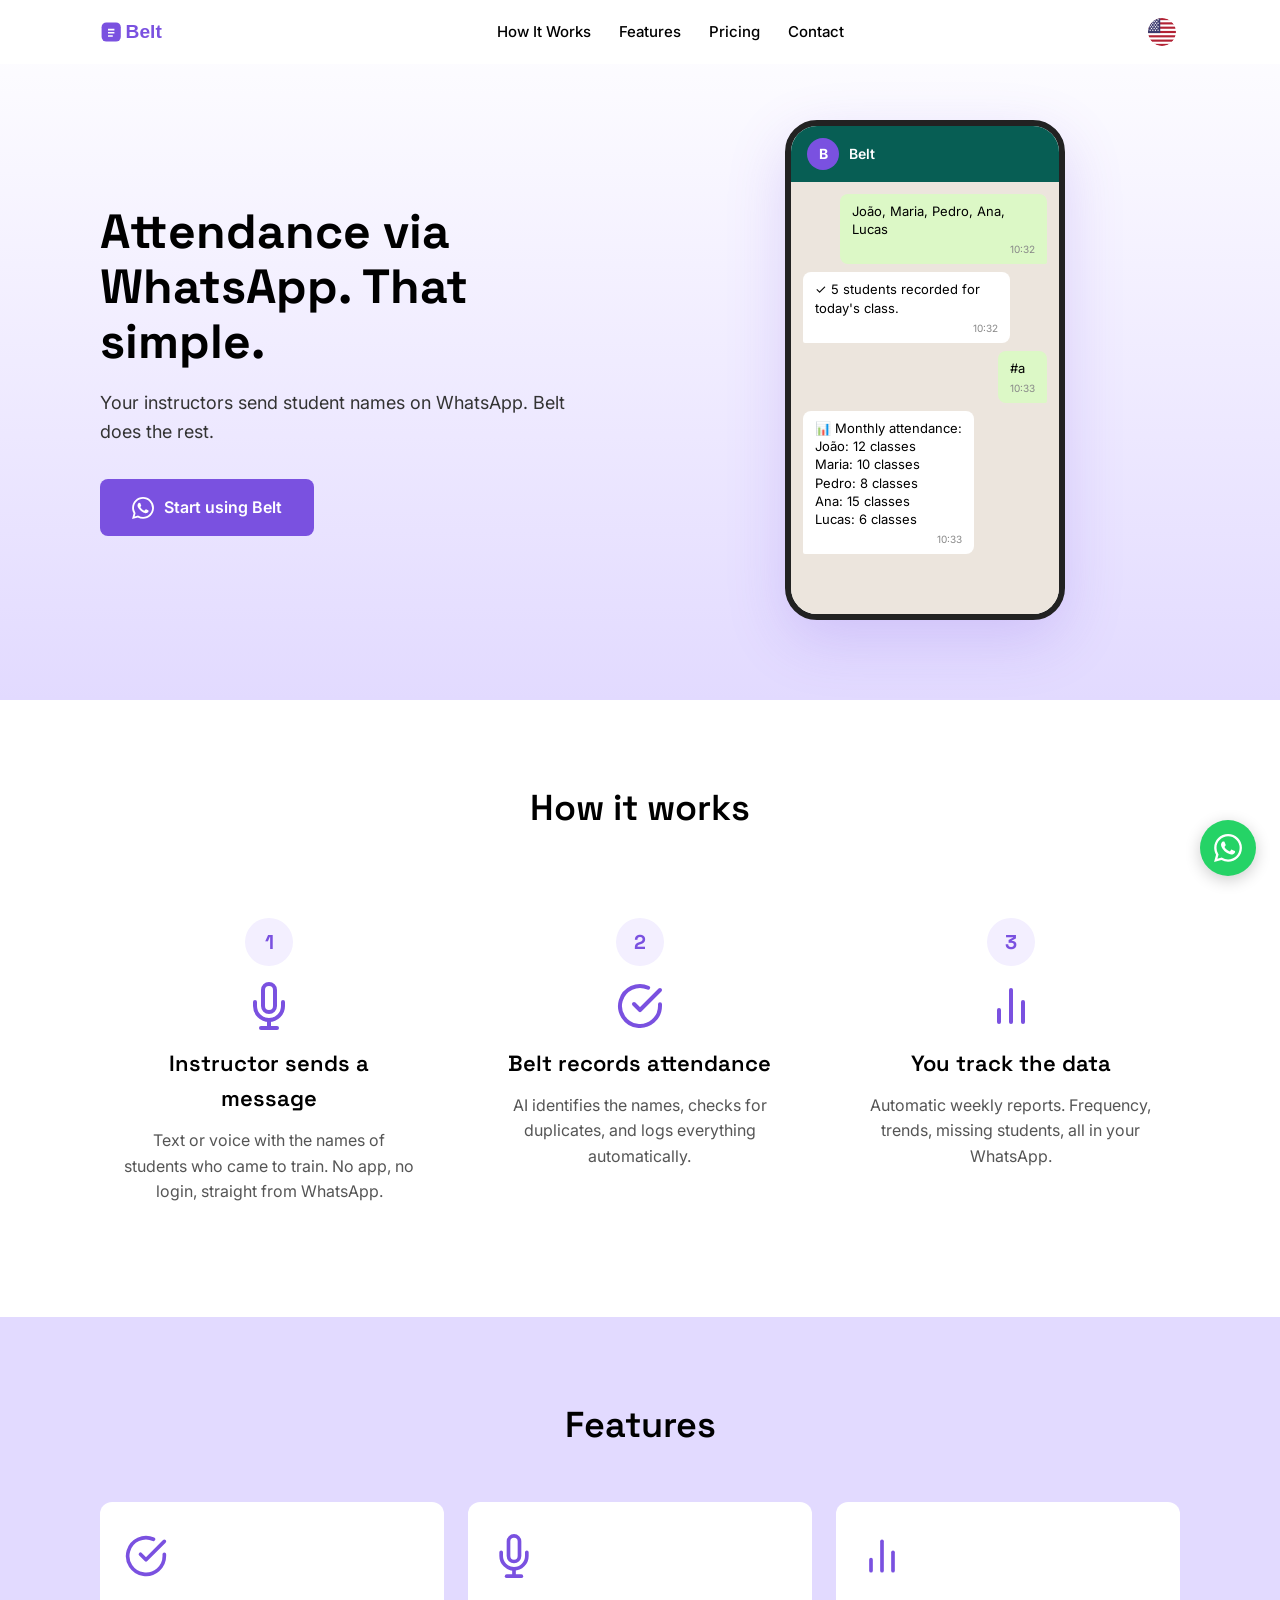
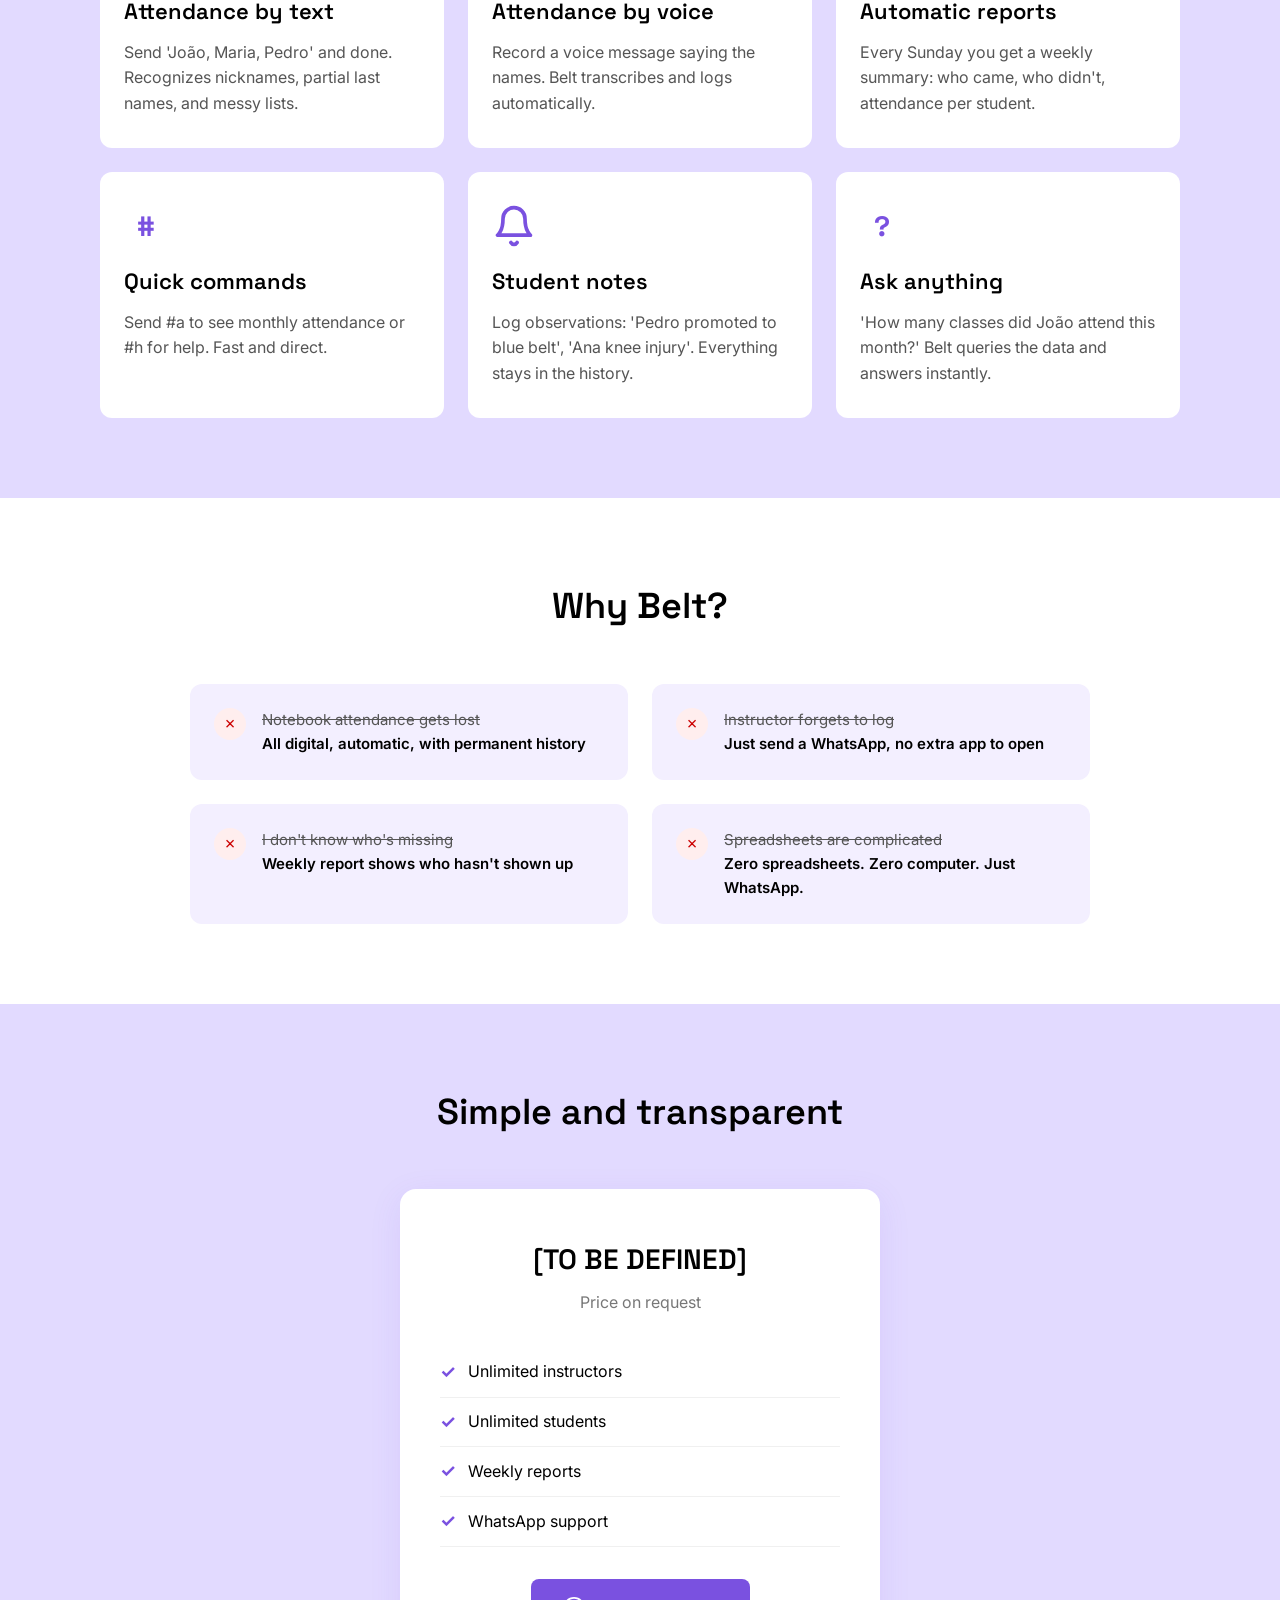
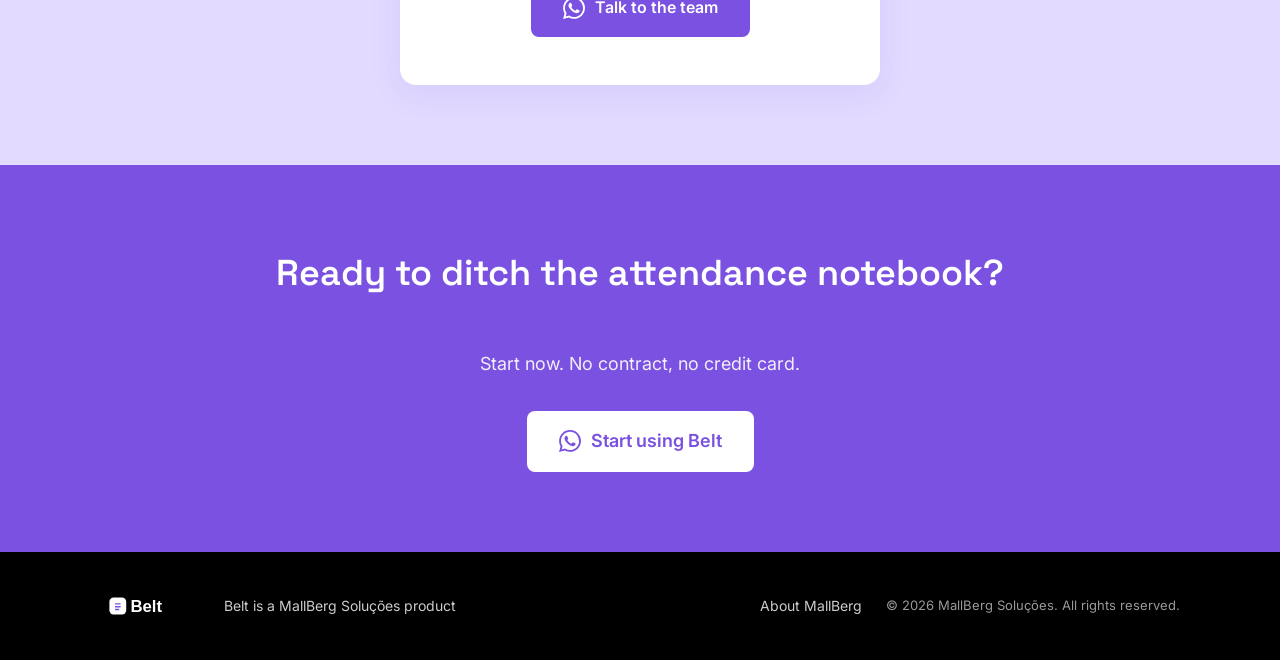
<file: index.html>
<!doctype html>
<html lang="en">
  <head>
    <meta charset="UTF-8" />
    <meta name="viewport" content="width=device-width, initial-scale=1.0" />
    <meta
      name="description"
      content="Your instructors send student names on WhatsApp. Belt does the rest."
      data-i18n="hero.subtitle"
    />
    <title>Belt — Attendance via WhatsApp</title>
    <link rel="icon" type="image/svg+xml" href="assets/logo-belt.svg" />
    <link rel="preconnect" href="https://fonts.googleapis.com" />
    <link rel="preconnect" href="https://fonts.gstatic.com" crossorigin />
    <link
      href="https://fonts.googleapis.com/css2?family=Inter:wght@400;600&family=Space+Grotesk:wght@600;700&display=swap"
      rel="stylesheet"
    />
    <link rel="stylesheet" href="css/styles.css" />

    <!-- Open Graph -->
    <meta property="og:title" content="Belt — Attendance via WhatsApp" />
    <meta
      property="og:description"
      content="Your instructors send student names on WhatsApp. Belt does the rest."
    />
    <meta property="og:type" content="website" />
    <meta property="og:image" content="assets/og-banner.jpg" />
    <meta property="og:image:width" content="1200" />
    <meta property="og:image:height" content="630" />

    <!-- Structured Data -->
    <script type="application/ld+json">
      {
        "@context": "https://schema.org",
        "@type": "Product",
        "name": "Belt",
        "description": "WhatsApp-based attendance management for martial arts gyms",
        "brand": {
          "@type": "Organization",
          "name": "MallBerg Solucoes",
          "url": "sobre.html"
        }
      }
    </script>
  </head>
  <body>
    <a href="#main" class="skip-link">Skip to content</a>

    <!-- Header -->
    <header class="site-header">
      <div class="container header-inner">
        <a href="/" class="logo" aria-label="Belt Home">
          <img src="assets/logo-belt.svg" alt="Belt" width="120" height="40" />
        </a>

        <nav id="nav-menu" class="nav-menu" aria-label="Main navigation">
          <ul class="nav-links">
            <li>
              <a href="#how-it-works" data-i18n="nav.howItWorks"
                >How It Works</a
              >
            </li>
            <li><a href="#features" data-i18n="nav.features">Features</a></li>
            <li><a href="#pricing" data-i18n="nav.pricing">Pricing</a></li>
            <li><a href="#contact" data-i18n="nav.contact">Contact</a></li>
          </ul>
        </nav>

        <div class="header-right">
          <div class="lang-switcher">
            <button
              id="lang-toggle"
              aria-label="Change language"
              aria-haspopup="true"
            >
              <img
                id="active-flag"
                src="assets/flags/us.svg"
                alt="EN"
                width="28"
                height="28"
              />
            </button>
            <div id="lang-dropdown" class="lang-dropdown" role="menu">
              <button data-lang="pt" role="menuitem">
                <img src="assets/flags/br.svg" alt="" width="22" height="22" />
                <span data-i18n="lang.pt">Portuguese</span>
              </button>
              <button data-lang="en" role="menuitem">
                <img src="assets/flags/us.svg" alt="" width="22" height="22" />
                <span data-i18n="lang.en">English</span>
              </button>
              <button data-lang="es" role="menuitem">
                <img src="assets/flags/es.svg" alt="" width="22" height="22" />
                <span data-i18n="lang.es">Spanish</span>
              </button>
            </div>
          </div>
          <button
            id="hamburger"
            class="hamburger"
            aria-label="Open menu"
            aria-expanded="false"
          >
            <span></span><span></span><span></span>
          </button>
        </div>
      </div>
    </header>

    <div id="nav-overlay" class="nav-overlay"></div>

    <main id="main">
      <!-- Hero -->
      <section class="hero">
        <div class="container hero-inner">
          <div class="hero-text">
            <h1 data-i18n="hero.title">
              Attendance via WhatsApp. That simple.
            </h1>
            <p data-i18n="hero.subtitle">
              Your instructors send student names on WhatsApp. Belt does the
              rest.
            </p>
            <a
              href="#"
              class="btn-wa wa-link"
              aria-label="Start using Belt via WhatsApp"
            >
              <svg viewBox="0 0 24 24" aria-hidden="true">
                <path
                  d="M17.472 14.382c-.297-.149-1.758-.867-2.03-.967-.273-.099-.471-.148-.67.15-.197.297-.767.966-.94 1.164-.173.199-.347.223-.644.075-.297-.15-1.255-.463-2.39-1.475-.883-.788-1.48-1.761-1.653-2.059-.173-.297-.018-.458.13-.606.134-.133.298-.347.446-.52.149-.174.198-.298.298-.497.099-.198.05-.371-.025-.52-.075-.149-.669-1.612-.916-2.207-.242-.579-.487-.5-.669-.51-.173-.008-.371-.01-.57-.01-.198 0-.52.074-.792.372-.272.297-1.04 1.016-1.04 2.479 0 1.462 1.065 2.875 1.213 3.074.149.198 2.096 3.2 5.077 4.487.709.306 1.262.489 1.694.625.712.227 1.36.195 1.871.118.571-.085 1.758-.719 2.006-1.413.248-.694.248-1.289.173-1.413-.074-.124-.272-.198-.57-.347m-5.421 7.403h-.004a9.87 9.87 0 01-5.031-1.378l-.361-.214-3.741.982.998-3.648-.235-.374a9.86 9.86 0 01-1.51-5.26c.001-5.45 4.436-9.884 9.888-9.884 2.64 0 5.122 1.03 6.988 2.898a9.825 9.825 0 012.893 6.994c-.003 5.45-4.437 9.884-9.885 9.884m8.413-18.297A11.815 11.815 0 0012.05 0C5.495 0 .16 5.335.157 11.892c0 2.096.547 4.142 1.588 5.945L.057 24l6.305-1.654a11.882 11.882 0 005.683 1.448h.005c6.554 0 11.89-5.335 11.893-11.893a11.821 11.821 0 00-3.48-8.413z"
                />
              </svg>
              <span data-i18n="hero.cta">Start using Belt</span>
            </a>
          </div>
          <div class="hero-mockup">
            <div class="phone-frame">
              <div class="phone-header">
                <div class="avatar">B</div>
                <span>Belt</span>
              </div>
              <div class="phone-chat">
                <div class="msg msg-sent">
                  João, Maria, Pedro, Ana, Lucas
                  <div class="time">10:32</div>
                </div>
                <div class="msg msg-received">
                  &#10003; 5 students recorded for today's class.
                  <div class="time">10:32</div>
                </div>
                <div class="msg msg-sent">
                  #a
                  <div class="time">10:33</div>
                </div>
                <div class="msg msg-received">
                  &#128202; Monthly attendance:<br />
                  João: 12 classes<br />
                  Maria: 10 classes<br />
                  Pedro: 8 classes<br />
                  Ana: 15 classes<br />
                  Lucas: 6 classes
                  <div class="time">10:33</div>
                </div>
              </div>
            </div>
          </div>
        </div>
      </section>

      <!-- How It Works -->
      <section id="how-it-works" class="how-it-works">
        <div class="container">
          <h2 class="section-title" data-i18n="howItWorks.title">
            How it works
          </h2>
          <div class="steps">
            <div class="step-card">
              <div class="step-number">1</div>
              <div class="step-icon">
                <svg
                  viewBox="0 0 24 24"
                  fill="none"
                  stroke="currentColor"
                  stroke-width="2"
                  stroke-linecap="round"
                  stroke-linejoin="round"
                >
                  <path
                    d="M12 1a3 3 0 0 0-3 3v8a3 3 0 0 0 6 0V4a3 3 0 0 0-3-3z"
                  />
                  <path d="M19 10v2a7 7 0 0 1-14 0v-2" />
                  <line x1="12" y1="19" x2="12" y2="23" />
                  <line x1="8" y1="23" x2="16" y2="23" />
                </svg>
              </div>
              <h3 data-i18n="howItWorks.step1.title">
                Instructor sends a message
              </h3>
              <p data-i18n="howItWorks.step1.desc">
                Text or voice with the names of students who came to train. No
                app, no login, straight from WhatsApp.
              </p>
            </div>
            <div class="step-card">
              <div class="step-number">2</div>
              <div class="step-icon">
                <svg
                  viewBox="0 0 24 24"
                  fill="none"
                  stroke="currentColor"
                  stroke-width="2"
                  stroke-linecap="round"
                  stroke-linejoin="round"
                >
                  <path d="M22 11.08V12a10 10 0 1 1-5.93-9.14" />
                  <polyline points="22 4 12 14.01 9 11.01" />
                </svg>
              </div>
              <h3 data-i18n="howItWorks.step2.title">
                Belt records attendance
              </h3>
              <p data-i18n="howItWorks.step2.desc">
                AI identifies the names, checks for duplicates, and logs
                everything automatically.
              </p>
            </div>
            <div class="step-card">
              <div class="step-number">3</div>
              <div class="step-icon">
                <svg
                  viewBox="0 0 24 24"
                  fill="none"
                  stroke="currentColor"
                  stroke-width="2"
                  stroke-linecap="round"
                  stroke-linejoin="round"
                >
                  <line x1="18" y1="20" x2="18" y2="10" />
                  <line x1="12" y1="20" x2="12" y2="4" />
                  <line x1="6" y1="20" x2="6" y2="14" />
                </svg>
              </div>
              <h3 data-i18n="howItWorks.step3.title">You track the data</h3>
              <p data-i18n="howItWorks.step3.desc">
                Automatic weekly reports. Frequency, trends, missing students,
                all in your WhatsApp.
              </p>
            </div>
          </div>
        </div>
      </section>

      <!-- Features -->
      <section id="features" class="features">
        <div class="container">
          <h2 class="section-title" data-i18n="features.title">Features</h2>
          <div class="feature-grid">
            <div class="feature-card">
              <div class="feature-icon">
                <svg
                  viewBox="0 0 24 24"
                  fill="none"
                  stroke="currentColor"
                  stroke-width="2"
                  stroke-linecap="round"
                  stroke-linejoin="round"
                >
                  <path d="M22 11.08V12a10 10 0 1 1-5.93-9.14" />
                  <polyline points="22 4 12 14.01 9 11.01" />
                </svg>
              </div>
              <h3 data-i18n="features.attendance.title">Attendance by text</h3>
              <p data-i18n="features.attendance.desc">
                Send 'Joao, Maria, Pedro' and done. Recognizes nicknames,
                partial last names, and messy lists.
              </p>
            </div>
            <div class="feature-card">
              <div class="feature-icon">
                <svg
                  viewBox="0 0 24 24"
                  fill="none"
                  stroke="currentColor"
                  stroke-width="2"
                  stroke-linecap="round"
                  stroke-linejoin="round"
                >
                  <path
                    d="M12 1a3 3 0 0 0-3 3v8a3 3 0 0 0 6 0V4a3 3 0 0 0-3-3z"
                  />
                  <path d="M19 10v2a7 7 0 0 1-14 0v-2" />
                  <line x1="12" y1="19" x2="12" y2="23" />
                  <line x1="8" y1="23" x2="16" y2="23" />
                </svg>
              </div>
              <h3 data-i18n="features.audio.title">Attendance by voice</h3>
              <p data-i18n="features.audio.desc">
                Record a voice message saying the names. Belt transcribes and
                logs automatically.
              </p>
            </div>
            <div class="feature-card">
              <div class="feature-icon">
                <svg
                  viewBox="0 0 24 24"
                  fill="none"
                  stroke="currentColor"
                  stroke-width="2"
                  stroke-linecap="round"
                  stroke-linejoin="round"
                >
                  <line x1="18" y1="20" x2="18" y2="10" />
                  <line x1="12" y1="20" x2="12" y2="4" />
                  <line x1="6" y1="20" x2="6" y2="14" />
                </svg>
              </div>
              <h3 data-i18n="features.reports.title">Automatic reports</h3>
              <p data-i18n="features.reports.desc">
                Every Sunday you get a weekly summary: who came, who didn't,
                attendance per student.
              </p>
            </div>
            <div class="feature-card">
              <div class="feature-icon-text">#</div>
              <h3 data-i18n="features.commands.title">Quick commands</h3>
              <p data-i18n="features.commands.desc">
                Send #a to see monthly attendance or #h for help. Fast and
                direct.
              </p>
            </div>
            <div class="feature-card">
              <div class="feature-icon">
                <svg
                  viewBox="0 0 24 24"
                  fill="none"
                  stroke="currentColor"
                  stroke-width="2"
                  stroke-linecap="round"
                  stroke-linejoin="round"
                >
                  <path d="M18 8A6 6 0 0 0 6 8c0 7-3 9-3 9h18s-3-2-3-9" />
                  <path d="M13.73 21a2 2 0 0 1-3.46 0" />
                </svg>
              </div>
              <h3 data-i18n="features.notes.title">Student notes</h3>
              <p data-i18n="features.notes.desc">
                Log observations: 'Pedro promoted to blue belt', 'Ana knee
                injury'. Everything stays in the history.
              </p>
            </div>
            <div class="feature-card">
              <div class="feature-icon-text">?</div>
              <h3 data-i18n="features.queries.title">Ask anything</h3>
              <p data-i18n="features.queries.desc">
                'How many classes did João attend this month?' Belt queries the
                data and answers instantly.
              </p>
            </div>
          </div>
        </div>
      </section>

      <!-- Why Belt -->
      <section class="why-belt">
        <div class="container">
          <h2 class="section-title" data-i18n="whyBelt.title">Why Belt?</h2>
          <div class="pain-grid">
            <div class="pain-card">
              <div class="icon-before pain">&#10007;</div>
              <div>
                <div class="pain-text" data-i18n="whyBelt.pain1">
                  Notebook attendance gets lost
                </div>
                <div class="solution-text" data-i18n="whyBelt.solution1">
                  All digital, automatic, with permanent history
                </div>
              </div>
            </div>
            <div class="pain-card">
              <div class="icon-before pain">&#10007;</div>
              <div>
                <div class="pain-text" data-i18n="whyBelt.pain2">
                  Instructor forgets to log
                </div>
                <div class="solution-text" data-i18n="whyBelt.solution2">
                  Just send a WhatsApp, no extra app to open
                </div>
              </div>
            </div>
            <div class="pain-card">
              <div class="icon-before pain">&#10007;</div>
              <div>
                <div class="pain-text" data-i18n="whyBelt.pain3">
                  I don't know who's missing
                </div>
                <div class="solution-text" data-i18n="whyBelt.solution3">
                  Weekly report shows who hasn't shown up
                </div>
              </div>
            </div>
            <div class="pain-card">
              <div class="icon-before pain">&#10007;</div>
              <div>
                <div class="pain-text" data-i18n="whyBelt.pain4">
                  Spreadsheets are complicated
                </div>
                <div class="solution-text" data-i18n="whyBelt.solution4">
                  Zero spreadsheets. Zero computer. Just WhatsApp.
                </div>
              </div>
            </div>
          </div>
        </div>
      </section>

      <!-- Pricing -->
      <section id="pricing" class="pricing">
        <div class="container">
          <h2 class="section-title" data-i18n="pricing.title">
            Simple and transparent
          </h2>
          <div class="pricing-card">
            <h3>[TO BE DEFINED]</h3>
            <p class="price-subtitle" data-i18n="pricing.subtitle">
              Price on request
            </p>
            <ul class="pricing-list">
              <li data-i18n="pricing.includes.1">Unlimited instructors</li>
              <li data-i18n="pricing.includes.2">Unlimited students</li>
              <li data-i18n="pricing.includes.3">Weekly reports</li>
              <li data-i18n="pricing.includes.4">WhatsApp support</li>
            </ul>
            <a
              href="#"
              class="btn-wa wa-link"
              aria-label="Talk to the team via WhatsApp"
            >
              <svg viewBox="0 0 24 24" aria-hidden="true">
                <path
                  d="M17.472 14.382c-.297-.149-1.758-.867-2.03-.967-.273-.099-.471-.148-.67.15-.197.297-.767.966-.94 1.164-.173.199-.347.223-.644.075-.297-.15-1.255-.463-2.39-1.475-.883-.788-1.48-1.761-1.653-2.059-.173-.297-.018-.458.13-.606.134-.133.298-.347.446-.52.149-.174.198-.298.298-.497.099-.198.05-.371-.025-.52-.075-.149-.669-1.612-.916-2.207-.242-.579-.487-.5-.669-.51-.173-.008-.371-.01-.57-.01-.198 0-.52.074-.792.372-.272.297-1.04 1.016-1.04 2.479 0 1.462 1.065 2.875 1.213 3.074.149.198 2.096 3.2 5.077 4.487.709.306 1.262.489 1.694.625.712.227 1.36.195 1.871.118.571-.085 1.758-.719 2.006-1.413.248-.694.248-1.289.173-1.413-.074-.124-.272-.198-.57-.347m-5.421 7.403h-.004a9.87 9.87 0 01-5.031-1.378l-.361-.214-3.741.982.998-3.648-.235-.374a9.86 9.86 0 01-1.51-5.26c.001-5.45 4.436-9.884 9.888-9.884 2.64 0 5.122 1.03 6.988 2.898a9.825 9.825 0 012.893 6.994c-.003 5.45-4.437 9.884-9.885 9.884m8.413-18.297A11.815 11.815 0 0012.05 0C5.495 0 .16 5.335.157 11.892c0 2.096.547 4.142 1.588 5.945L.057 24l6.305-1.654a11.882 11.882 0 005.683 1.448h.005c6.554 0 11.89-5.335 11.893-11.893a11.821 11.821 0 00-3.48-8.413z"
                />
              </svg>
              <span data-i18n="pricing.cta">Talk to the team</span>
            </a>
          </div>
        </div>
      </section>

      <!-- Final CTA -->
      <section id="contact" class="final-cta">
        <div class="container">
          <h2 class="section-title" data-i18n="finalCta.title">
            Ready to ditch the attendance notebook?
          </h2>
          <p data-i18n="finalCta.subtitle">
            Start now. No contract, no credit card.
          </p>
          <a
            href="#"
            class="btn-wa wa-link"
            aria-label="Start using Belt via WhatsApp"
          >
            <svg viewBox="0 0 24 24" aria-hidden="true">
              <path
                d="M17.472 14.382c-.297-.149-1.758-.867-2.03-.967-.273-.099-.471-.148-.67.15-.197.297-.767.966-.94 1.164-.173.199-.347.223-.644.075-.297-.15-1.255-.463-2.39-1.475-.883-.788-1.48-1.761-1.653-2.059-.173-.297-.018-.458.13-.606.134-.133.298-.347.446-.52.149-.174.198-.298.298-.497.099-.198.05-.371-.025-.52-.075-.149-.669-1.612-.916-2.207-.242-.579-.487-.5-.669-.51-.173-.008-.371-.01-.57-.01-.198 0-.52.074-.792.372-.272.297-1.04 1.016-1.04 2.479 0 1.462 1.065 2.875 1.213 3.074.149.198 2.096 3.2 5.077 4.487.709.306 1.262.489 1.694.625.712.227 1.36.195 1.871.118.571-.085 1.758-.719 2.006-1.413.248-.694.248-1.289.173-1.413-.074-.124-.272-.198-.57-.347m-5.421 7.403h-.004a9.87 9.87 0 01-5.031-1.378l-.361-.214-3.741.982.998-3.648-.235-.374a9.86 9.86 0 01-1.51-5.26c.001-5.45 4.436-9.884 9.888-9.884 2.64 0 5.122 1.03 6.988 2.898a9.825 9.825 0 012.893 6.994c-.003 5.45-4.437 9.884-9.885 9.884m8.413-18.297A11.815 11.815 0 0012.05 0C5.495 0 .16 5.335.157 11.892c0 2.096.547 4.142 1.588 5.945L.057 24l6.305-1.654a11.882 11.882 0 005.683 1.448h.005c6.554 0 11.89-5.335 11.893-11.893a11.821 11.821 0 00-3.48-8.413z"
              />
            </svg>
            <span data-i18n="finalCta.button">Start using Belt</span>
          </a>
        </div>
      </section>
    </main>

    <!-- Footer -->
    <footer class="site-footer">
      <div class="container footer-inner">
        <div class="footer-left">
          <img
            src="assets/logo-belt-light.svg"
            alt="Belt"
            width="100"
            height="32"
          />
          <span data-i18n="footer.product"
            >Belt is a MallBerg Solucoes product</span
          >
        </div>
        <div class="footer-right">
          <a href="sobre.html" data-i18n="footer.about">About MallBerg</a>
          <span class="footer-copyright" data-i18n="footer.copyright"
            >&copy; 2026 MallBerg Solucoes. All rights reserved.</span
          >
        </div>
      </div>
    </footer>

    <!-- Floating WhatsApp -->
    <a href="#" class="wa-float wa-link" aria-label="Contact via WhatsApp">
      <svg viewBox="0 0 24 24" aria-hidden="true">
        <path
          d="M17.472 14.382c-.297-.149-1.758-.867-2.03-.967-.273-.099-.471-.148-.67.15-.197.297-.767.966-.94 1.164-.173.199-.347.223-.644.075-.297-.15-1.255-.463-2.39-1.475-.883-.788-1.48-1.761-1.653-2.059-.173-.297-.018-.458.13-.606.134-.133.298-.347.446-.52.149-.174.198-.298.298-.497.099-.198.05-.371-.025-.52-.075-.149-.669-1.612-.916-2.207-.242-.579-.487-.5-.669-.51-.173-.008-.371-.01-.57-.01-.198 0-.52.074-.792.372-.272.297-1.04 1.016-1.04 2.479 0 1.462 1.065 2.875 1.213 3.074.149.198 2.096 3.2 5.077 4.487.709.306 1.262.489 1.694.625.712.227 1.36.195 1.871.118.571-.085 1.758-.719 2.006-1.413.248-.694.248-1.289.173-1.413-.074-.124-.272-.198-.57-.347m-5.421 7.403h-.004a9.87 9.87 0 01-5.031-1.378l-.361-.214-3.741.982.998-3.648-.235-.374a9.86 9.86 0 01-1.51-5.26c.001-5.45 4.436-9.884 9.888-9.884 2.64 0 5.122 1.03 6.988 2.898a9.825 9.825 0 012.893 6.994c-.003 5.45-4.437 9.884-9.885 9.884m8.413-18.297A11.815 11.815 0 0012.05 0C5.495 0 .16 5.335.157 11.892c0 2.096.547 4.142 1.588 5.945L.057 24l6.305-1.654a11.882 11.882 0 005.683 1.448h.005c6.554 0 11.89-5.335 11.893-11.893a11.821 11.821 0 00-3.48-8.413z"
        />
      </svg>
    </a>

    <script src="js/i18n.js"></script>
    <script src="js/main.js"></script>
  </body>
</html>
</file>
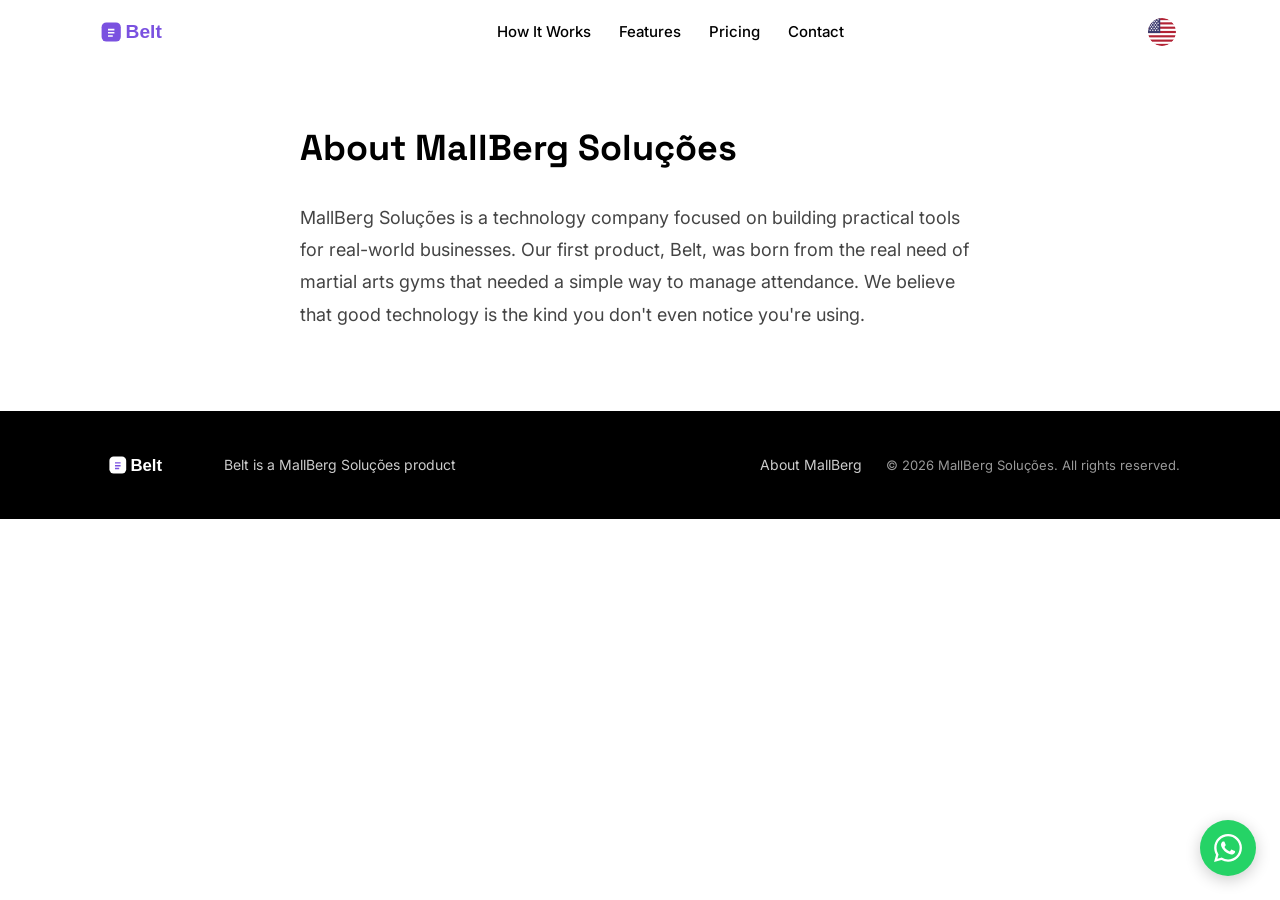
<file: sobre.html>
<!DOCTYPE html>
<html lang="en">
<head>
  <meta charset="UTF-8">
  <meta name="viewport" content="width=device-width, initial-scale=1.0">
  <meta name="description" content="About MallBerg Solucoes">
  <title>About — MallBerg Solucoes</title>
  <link rel="icon" type="image/svg+xml" href="assets/logo-belt.svg">
  <link rel="preconnect" href="https://fonts.googleapis.com">
  <link rel="preconnect" href="https://fonts.gstatic.com" crossorigin>
  <link href="https://fonts.googleapis.com/css2?family=Inter:wght@400;600&family=Space+Grotesk:wght@600;700&display=swap" rel="stylesheet">
  <link rel="stylesheet" href="css/styles.css">
</head>
<body>
  <a href="#main" class="skip-link">Skip to content</a>

  <!-- Header -->
  <header class="site-header">
    <div class="container header-inner">
      <a href="index.html" class="logo" aria-label="Belt Home">
        <img src="assets/logo-belt.svg" alt="Belt" width="120" height="40">
      </a>

      <nav id="nav-menu" class="nav-menu" aria-label="Main navigation">
        <ul class="nav-links">
          <li><a href="index.html#how-it-works" data-i18n="nav.howItWorks">How It Works</a></li>
          <li><a href="index.html#features" data-i18n="nav.features">Features</a></li>
          <li><a href="index.html#pricing" data-i18n="nav.pricing">Pricing</a></li>
          <li><a href="index.html#contact" data-i18n="nav.contact">Contact</a></li>
        </ul>
      </nav>

      <div class="header-right">
        <div class="lang-switcher">
          <button id="lang-toggle" aria-label="Change language" aria-haspopup="true">
            <img id="active-flag" src="assets/flags/us.svg" alt="EN" width="28" height="28">
          </button>
          <div id="lang-dropdown" class="lang-dropdown" role="menu">
            <button data-lang="pt" role="menuitem">
              <img src="assets/flags/br.svg" alt="" width="22" height="22"> <span data-i18n="lang.pt">Portuguese</span>
            </button>
            <button data-lang="en" role="menuitem">
              <img src="assets/flags/us.svg" alt="" width="22" height="22"> <span data-i18n="lang.en">English</span>
            </button>
            <button data-lang="es" role="menuitem">
              <img src="assets/flags/es.svg" alt="" width="22" height="22"> <span data-i18n="lang.es">Spanish</span>
            </button>
          </div>
        </div>
        <button id="hamburger" class="hamburger" aria-label="Open menu" aria-expanded="false">
          <span></span><span></span><span></span>
        </button>
      </div>
    </div>
  </header>

  <div id="nav-overlay" class="nav-overlay"></div>

  <main id="main">
    <div class="sobre-content">
      <h1 data-i18n="sobre.title">About MallBerg Solucoes</h1>
      <p data-i18n="sobre.content">MallBerg Solucoes is a technology company focused on building practical tools for real-world businesses. Our first product, Belt, was born from the real need of martial arts gyms that needed a simple way to manage attendance. We believe that good technology is the kind you don't even notice you're using.</p>
    </div>
  </main>

  <!-- Footer -->
  <footer class="site-footer">
    <div class="container footer-inner">
      <div class="footer-left">
        <img src="assets/logo-belt-light.svg" alt="Belt" width="100" height="32">
        <span data-i18n="footer.product">Belt is a MallBerg Solucoes product</span>
      </div>
      <div class="footer-right">
        <a href="sobre.html" data-i18n="footer.about">About MallBerg</a>
        <span class="footer-copyright" data-i18n="footer.copyright">&copy; 2026 MallBerg Solucoes. All rights reserved.</span>
      </div>
    </div>
  </footer>

  <!-- Floating WhatsApp -->
  <a href="#" class="wa-float wa-link" aria-label="Contact via WhatsApp">
    <svg viewBox="0 0 24 24" aria-hidden="true"><path d="M17.472 14.382c-.297-.149-1.758-.867-2.03-.967-.273-.099-.471-.148-.67.15-.197.297-.767.966-.94 1.164-.173.199-.347.223-.644.075-.297-.15-1.255-.463-2.39-1.475-.883-.788-1.48-1.761-1.653-2.059-.173-.297-.018-.458.13-.606.134-.133.298-.347.446-.52.149-.174.198-.298.298-.497.099-.198.05-.371-.025-.52-.075-.149-.669-1.612-.916-2.207-.242-.579-.487-.5-.669-.51-.173-.008-.371-.01-.57-.01-.198 0-.52.074-.792.372-.272.297-1.04 1.016-1.04 2.479 0 1.462 1.065 2.875 1.213 3.074.149.198 2.096 3.2 5.077 4.487.709.306 1.262.489 1.694.625.712.227 1.36.195 1.871.118.571-.085 1.758-.719 2.006-1.413.248-.694.248-1.289.173-1.413-.074-.124-.272-.198-.57-.347m-5.421 7.403h-.004a9.87 9.87 0 01-5.031-1.378l-.361-.214-3.741.982.998-3.648-.235-.374a9.86 9.86 0 01-1.51-5.26c.001-5.45 4.436-9.884 9.888-9.884 2.64 0 5.122 1.03 6.988 2.898a9.825 9.825 0 012.893 6.994c-.003 5.45-4.437 9.884-9.885 9.884m8.413-18.297A11.815 11.815 0 0012.05 0C5.495 0 .16 5.335.157 11.892c0 2.096.547 4.142 1.588 5.945L.057 24l6.305-1.654a11.882 11.882 0 005.683 1.448h.005c6.554 0 11.89-5.335 11.893-11.893a11.821 11.821 0 00-3.48-8.413z"/></svg>
  </a>

  <script src="js/i18n.js"></script>
  <script src="js/main.js"></script>
</body>
</html>
</file>
<file: css/styles.css>
/* ===== Custom Properties ===== */
:root {
  --color-bg: #ffffff;
  --color-bg-alt: #e2daff;
  --color-primary: #7a51e0;
  --color-primary-dark: #5a35b8;
  --color-primary-light: #f3efff;
  --color-text: #000000;
  --font-body: "Inter", sans-serif;
  --font-heading: "Space Grotesk", sans-serif;
}

/* ===== Reset ===== */
*,
*::before,
*::after {
  box-sizing: border-box;
  margin: 0;
  padding: 0;
}

html {
  scroll-behavior: smooth;
}

body {
  font-family: var(--font-body);
  font-size: 16px;
  font-weight: 400;
  color: var(--color-text);
  background: var(--color-bg);
  line-height: 1.6;
  transition: opacity 0.2s ease;
}

img {
  max-width: 100%;
  height: auto;
  display: block;
}

a {
  color: var(--color-primary);
  text-decoration: none;
}

/* ===== Skip Link ===== */
.skip-link {
  position: absolute;
  top: -100%;
  left: 16px;
  background: var(--color-primary);
  color: #fff;
  padding: 8px 16px;
  border-radius: 4px;
  z-index: 1000;
  font-size: 14px;
}

.skip-link:focus {
  top: 8px;
}

/* ===== Container ===== */
.container {
  width: 100%;
  max-width: 1120px;
  margin: 0 auto;
  padding: 0 20px;
}

/* ===== Header ===== */
.site-header {
  position: fixed;
  top: 0;
  left: 0;
  right: 0;
  z-index: 100;
  background: rgba(255, 255, 255, 0.95);
  backdrop-filter: blur(8px);
  transition: box-shadow 0.3s;
}

.site-header.scrolled {
  box-shadow: 0 2px 12px rgba(0, 0, 0, 0.08);
}

.header-inner {
  display: flex;
  align-items: center;
  justify-content: space-between;
  height: 64px;
}

.logo img {
  height: 32px;
  width: auto;
}

.nav-links {
  display: flex;
  align-items: center;
  gap: 28px;
  list-style: none;
}

.nav-links a {
  font-size: 15px;
  font-weight: 500;
  color: var(--color-text);
  transition: color 0.2s;
}

.nav-links a:hover,
.nav-links a:focus-visible {
  color: var(--color-primary);
}

.header-right {
  display: flex;
  align-items: center;
  gap: 16px;
}

/* Language Toggle */
.lang-switcher {
  position: relative;
}

#lang-toggle {
  background: none;
  border: 2px solid transparent;
  border-radius: 50%;
  cursor: pointer;
  padding: 2px;
  display: flex;
  align-items: center;
  justify-content: center;
  transition: border-color 0.2s;
}

#lang-toggle:hover,
#lang-toggle:focus-visible {
  border-color: var(--color-primary);
}

#lang-toggle img {
  width: 28px;
  height: 28px;
  border-radius: 50%;
}

.lang-dropdown {
  position: absolute;
  top: calc(100% + 8px);
  right: 0;
  background: #fff;
  border-radius: 8px;
  box-shadow: 0 4px 20px rgba(0, 0, 0, 0.12);
  overflow: hidden;
  opacity: 0;
  visibility: hidden;
  transform: translateY(-8px);
  transition: all 0.2s;
  min-width: 140px;
}

.lang-dropdown.open {
  opacity: 1;
  visibility: visible;
  transform: translateY(0);
}

.lang-dropdown button {
  display: flex;
  align-items: center;
  gap: 10px;
  width: 100%;
  padding: 10px 16px;
  border: none;
  background: none;
  cursor: pointer;
  font-size: 14px;
  font-weight: 500;
  color: var(--color-text);
  transition: background 0.15s;
}

.lang-dropdown button:hover {
  background: var(--color-primary-light);
}

.lang-dropdown button img {
  width: 22px;
  height: 22px;
  border-radius: 50%;
}

/* Hamburger */
.hamburger {
  display: none;
  background: none;
  border: none;
  cursor: pointer;
  padding: 4px;
  flex-direction: column;
  gap: 5px;
}

.hamburger span {
  display: block;
  width: 24px;
  height: 2px;
  background: var(--color-text);
  border-radius: 2px;
  transition: all 0.3s;
}

/* Nav overlay */
.nav-overlay {
  display: none;
}

/* ===== Hero ===== */
.hero {
  padding: 120px 0 80px;
  background: linear-gradient(180deg, #ffffff 0%, #e2daff 100%);
}

.hero-inner {
  display: flex;
  align-items: center;
  gap: 60px;
}

.hero-text {
  flex: 1;
}

.hero-text h1 {
  font-family: var(--font-heading);
  font-weight: 700;
  font-size: 48px;
  line-height: 1.15;
  margin-bottom: 20px;
}

.hero-text p {
  font-size: 18px;
  color: #333;
  margin-bottom: 32px;
  max-width: 480px;
}

.hero-mockup {
  flex: 1;
  display: flex;
  justify-content: center;
}

.hero-mockup .phone-frame {
  width: 280px;
  height: 500px;
  background: #fff;
  border-radius: 32px;
  box-shadow: 0 20px 60px rgba(122, 81, 224, 0.2);
  border: 6px solid #222;
  overflow: hidden;
  display: flex;
  flex-direction: column;
}

.phone-header {
  background: #075e54;
  color: #fff;
  padding: 12px 16px;
  font-size: 14px;
  font-weight: 600;
  display: flex;
  align-items: center;
  gap: 10px;
}

.phone-header .avatar {
  width: 32px;
  height: 32px;
  border-radius: 50%;
  background: var(--color-primary);
  display: flex;
  align-items: center;
  justify-content: center;
  font-size: 14px;
  font-weight: 700;
}

.phone-chat {
  flex: 1;
  padding: 12px;
  display: flex;
  flex-direction: column;
  gap: 8px;
  background: #ece5dd;
  overflow-y: auto;
}

.msg {
  max-width: 85%;
  padding: 8px 12px;
  border-radius: 8px;
  font-size: 13px;
  line-height: 1.4;
  position: relative;
}

.msg-sent {
  align-self: flex-end;
  background: #dcf8c6;
  border-bottom-right-radius: 2px;
}

.msg-received {
  align-self: flex-start;
  background: #fff;
  border-bottom-left-radius: 2px;
}

.msg .time {
  font-size: 10px;
  color: #888;
  text-align: right;
  margin-top: 4px;
}

/* ===== Buttons ===== */
.btn-wa {
  display: inline-flex;
  align-items: center;
  gap: 10px;
  background: var(--color-primary);
  color: #fff;
  font-size: 16px;
  font-weight: 600;
  padding: 16px 32px;
  border-radius: 8px;
  border: none;
  cursor: pointer;
  transition: background 0.2s, transform 0.15s;
}

.btn-wa:hover {
  background: var(--color-primary-dark);
  transform: translateY(-1px);
}

.btn-wa:focus-visible {
  outline: 3px solid var(--color-primary);
  outline-offset: 2px;
}

.btn-wa svg {
  width: 22px;
  height: 22px;
  fill: #fff;
}

/* ===== Section Shared ===== */
section {
  padding: 80px 0;
}

.section-title {
  font-family: var(--font-heading);
  font-weight: 600;
  font-size: 36px;
  text-align: center;
  margin-bottom: 48px;
}

/* ===== How It Works ===== */
.how-it-works {
  background: var(--color-bg);
}

.steps {
  display: grid;
  grid-template-columns: repeat(3, 1fr);
  gap: 32px;
}

.step-card {
  text-align: center;
  padding: 32px 24px;
}

.step-number {
  display: inline-flex;
  align-items: center;
  justify-content: center;
  width: 48px;
  height: 48px;
  border-radius: 50%;
  background: var(--color-primary-light);
  color: var(--color-primary);
  font-family: var(--font-heading);
  font-weight: 700;
  font-size: 20px;
  margin-bottom: 16px;
}

.step-icon {
  width: 48px;
  height: 48px;
  margin: 0 auto 16px;
  color: var(--color-primary);
}

.step-card h3 {
  font-family: var(--font-heading);
  font-weight: 600;
  font-size: 22px;
  margin-bottom: 12px;
}

.step-card p {
  font-size: 16px;
  color: #555;
  line-height: 1.6;
}

/* ===== Features ===== */
.features {
  background: var(--color-bg-alt);
}

.feature-grid {
  display: grid;
  grid-template-columns: repeat(3, 1fr);
  gap: 24px;
}

.feature-card {
  background: #fff;
  padding: 32px 24px;
  border-radius: 12px;
  transition: transform 0.2s, box-shadow 0.2s;
}

.feature-card:hover {
  transform: translateY(-4px);
  box-shadow: 0 8px 24px rgba(122, 81, 224, 0.12);
}

.feature-icon {
  width: 44px;
  height: 44px;
  margin-bottom: 16px;
  color: var(--color-primary);
}

.feature-icon-text {
  width: 44px;
  height: 44px;
  display: flex;
  align-items: center;
  justify-content: center;
  font-family: var(--font-heading);
  font-weight: 700;
  font-size: 28px;
  color: var(--color-primary);
  margin-bottom: 16px;
}

.feature-card h3 {
  font-family: var(--font-heading);
  font-weight: 600;
  font-size: 22px;
  margin-bottom: 10px;
}

.feature-card p {
  font-size: 16px;
  color: #555;
  line-height: 1.6;
}

/* ===== Why Belt ===== */
.why-belt {
  background: var(--color-bg);
}

.pain-grid {
  display: grid;
  grid-template-columns: repeat(2, 1fr);
  gap: 24px;
  max-width: 900px;
  margin: 0 auto;
}

.pain-card {
  display: flex;
  align-items: flex-start;
  gap: 16px;
  padding: 24px;
  background: var(--color-primary-light);
  border-radius: 12px;
}

.pain-card .icon-before {
  flex-shrink: 0;
  width: 32px;
  height: 32px;
  border-radius: 50%;
  display: flex;
  align-items: center;
  justify-content: center;
  font-size: 16px;
}

.pain-card .icon-before.pain {
  background: #fee;
  color: #c00;
}

.pain-card .icon-before.solution {
  background: #e6f9e6;
  color: #080;
}

.pain-card .pain-text {
  font-size: 15px;
  color: #555;
  text-decoration: line-through;
}

.pain-card .solution-text {
  font-size: 15px;
  font-weight: 600;
  color: var(--color-text);
}

/* ===== Pricing ===== */
.pricing {
  background: var(--color-bg-alt);
}

.pricing-card {
  max-width: 480px;
  margin: 0 auto;
  background: #fff;
  border-radius: 16px;
  padding: 48px 40px;
  text-align: center;
  box-shadow: 0 8px 32px rgba(122, 81, 224, 0.1);
}

.pricing-card h3 {
  font-family: var(--font-heading);
  font-weight: 600;
  font-size: 28px;
  margin-bottom: 8px;
}

.pricing-card .price-subtitle {
  font-size: 16px;
  color: #777;
  margin-bottom: 32px;
}

.pricing-list {
  list-style: none;
  text-align: left;
  margin-bottom: 32px;
}

.pricing-list li {
  padding: 10px 0;
  font-size: 16px;
  display: flex;
  align-items: center;
  gap: 12px;
  border-bottom: 1px solid #f0f0f0;
}

.pricing-list li::before {
  content: "\2713";
  color: var(--color-primary);
  font-weight: 700;
  font-size: 18px;
}

/* ===== Final CTA ===== */
.final-cta {
  background: var(--color-primary);
  color: #fff;
  text-align: center;
}

.final-cta .section-title {
  color: #fff;
}

.final-cta p {
  font-size: 18px;
  margin-bottom: 32px;
  opacity: 0.9;
}

.final-cta .btn-wa {
  background: #fff;
  color: var(--color-primary);
  font-size: 18px;
}

.final-cta .btn-wa:hover {
  background: #f3efff;
}

.final-cta .btn-wa svg {
  fill: var(--color-primary);
}

/* ===== Footer ===== */
.site-footer {
  background: var(--color-text);
  color: #fff;
  padding: 40px 0;
}

.footer-inner {
  display: flex;
  align-items: center;
  justify-content: space-between;
  flex-wrap: wrap;
  gap: 16px;
}

.footer-left {
  display: flex;
  align-items: center;
  gap: 24px;
}

.footer-left img {
  height: 28px;
}

.footer-left span {
  font-size: 14px;
  opacity: 0.8;
}

.footer-right {
  display: flex;
  align-items: center;
  gap: 24px;
  font-size: 14px;
}

.footer-right a {
  color: #fff;
  opacity: 0.8;
  transition: opacity 0.2s;
}

.footer-right a:hover {
  opacity: 1;
}

.footer-copyright {
  font-size: 13px;
  opacity: 0.6;
}

/* ===== Floating WhatsApp Button ===== */
.wa-float {
  position: fixed;
  bottom: 24px;
  right: 24px;
  z-index: 90;
  width: 56px;
  height: 56px;
  border-radius: 50%;
  background: #25D366;
  display: flex;
  align-items: center;
  justify-content: center;
  box-shadow: 0 4px 16px rgba(0, 0, 0, 0.2);
  transition: transform 0.2s, box-shadow 0.2s;
}

.wa-float:hover {
  transform: scale(1.08);
  box-shadow: 0 6px 24px rgba(0, 0, 0, 0.25);
}

.wa-float svg {
  width: 28px;
  height: 28px;
  fill: #fff;
}

/* ===== Sobre Page ===== */
.sobre-content {
  max-width: 720px;
  margin: 0 auto;
  padding: 120px 20px 80px;
}

.sobre-content h1 {
  font-family: var(--font-heading);
  font-weight: 700;
  font-size: 36px;
  margin-bottom: 24px;
}

.sobre-content p {
  font-size: 18px;
  line-height: 1.8;
  color: #444;
}

/* ===== Focus Styles ===== */
*:focus-visible {
  outline: 3px solid var(--color-primary);
  outline-offset: 2px;
}

/* ===== Responsive ===== */

/* Tablet */
@media (max-width: 1023px) {
  .hero-inner {
    flex-direction: column;
    text-align: center;
  }

  .hero-text p {
    max-width: 100%;
  }

  .hero-text {
    display: flex;
    flex-direction: column;
    align-items: center;
  }

  .feature-grid {
    grid-template-columns: repeat(2, 1fr);
  }

  .nav-links {
    display: none;
  }

  .hamburger {
    display: flex;
  }

  /* Mobile nav */
  .nav-menu {
    position: fixed;
    top: 0;
    right: -280px;
    width: 280px;
    height: 100vh;
    background: #fff;
    z-index: 200;
    padding: 80px 24px 24px;
    transition: right 0.3s;
    box-shadow: -4px 0 20px rgba(0, 0, 0, 0.1);
  }

  .nav-menu.open {
    right: 0;
  }

  .nav-menu .nav-links {
    display: flex;
    flex-direction: column;
    gap: 20px;
  }

  .nav-menu .nav-links a {
    font-size: 18px;
  }

  .nav-overlay {
    display: block;
    position: fixed;
    inset: 0;
    background: rgba(0, 0, 0, 0.4);
    z-index: 150;
    opacity: 0;
    visibility: hidden;
    transition: all 0.3s;
  }

  .nav-overlay.open {
    opacity: 1;
    visibility: visible;
  }
}

/* Mobile */
@media (max-width: 767px) {
  .hero {
    padding: 100px 0 60px;
  }

  .hero-text h1 {
    font-size: 32px;
  }

  .hero-text p {
    font-size: 16px;
  }

  section {
    padding: 60px 0;
  }

  .section-title {
    font-size: 26px;
    margin-bottom: 32px;
  }

  .steps {
    grid-template-columns: 1fr;
    gap: 24px;
  }

  .feature-grid {
    grid-template-columns: 1fr;
  }

  .pain-grid {
    grid-template-columns: 1fr;
  }

  .step-card h3,
  .feature-card h3 {
    font-size: 18px;
  }

  .pricing-card {
    padding: 32px 24px;
  }

  .footer-inner {
    flex-direction: column;
    text-align: center;
  }

  .footer-left,
  .footer-right {
    flex-direction: column;
    gap: 12px;
  }

  .btn-wa {
    padding: 14px 24px;
    font-size: 15px;
  }

  .phone-frame {
    width: 240px !important;
    height: 420px !important;
  }
}
</file>
